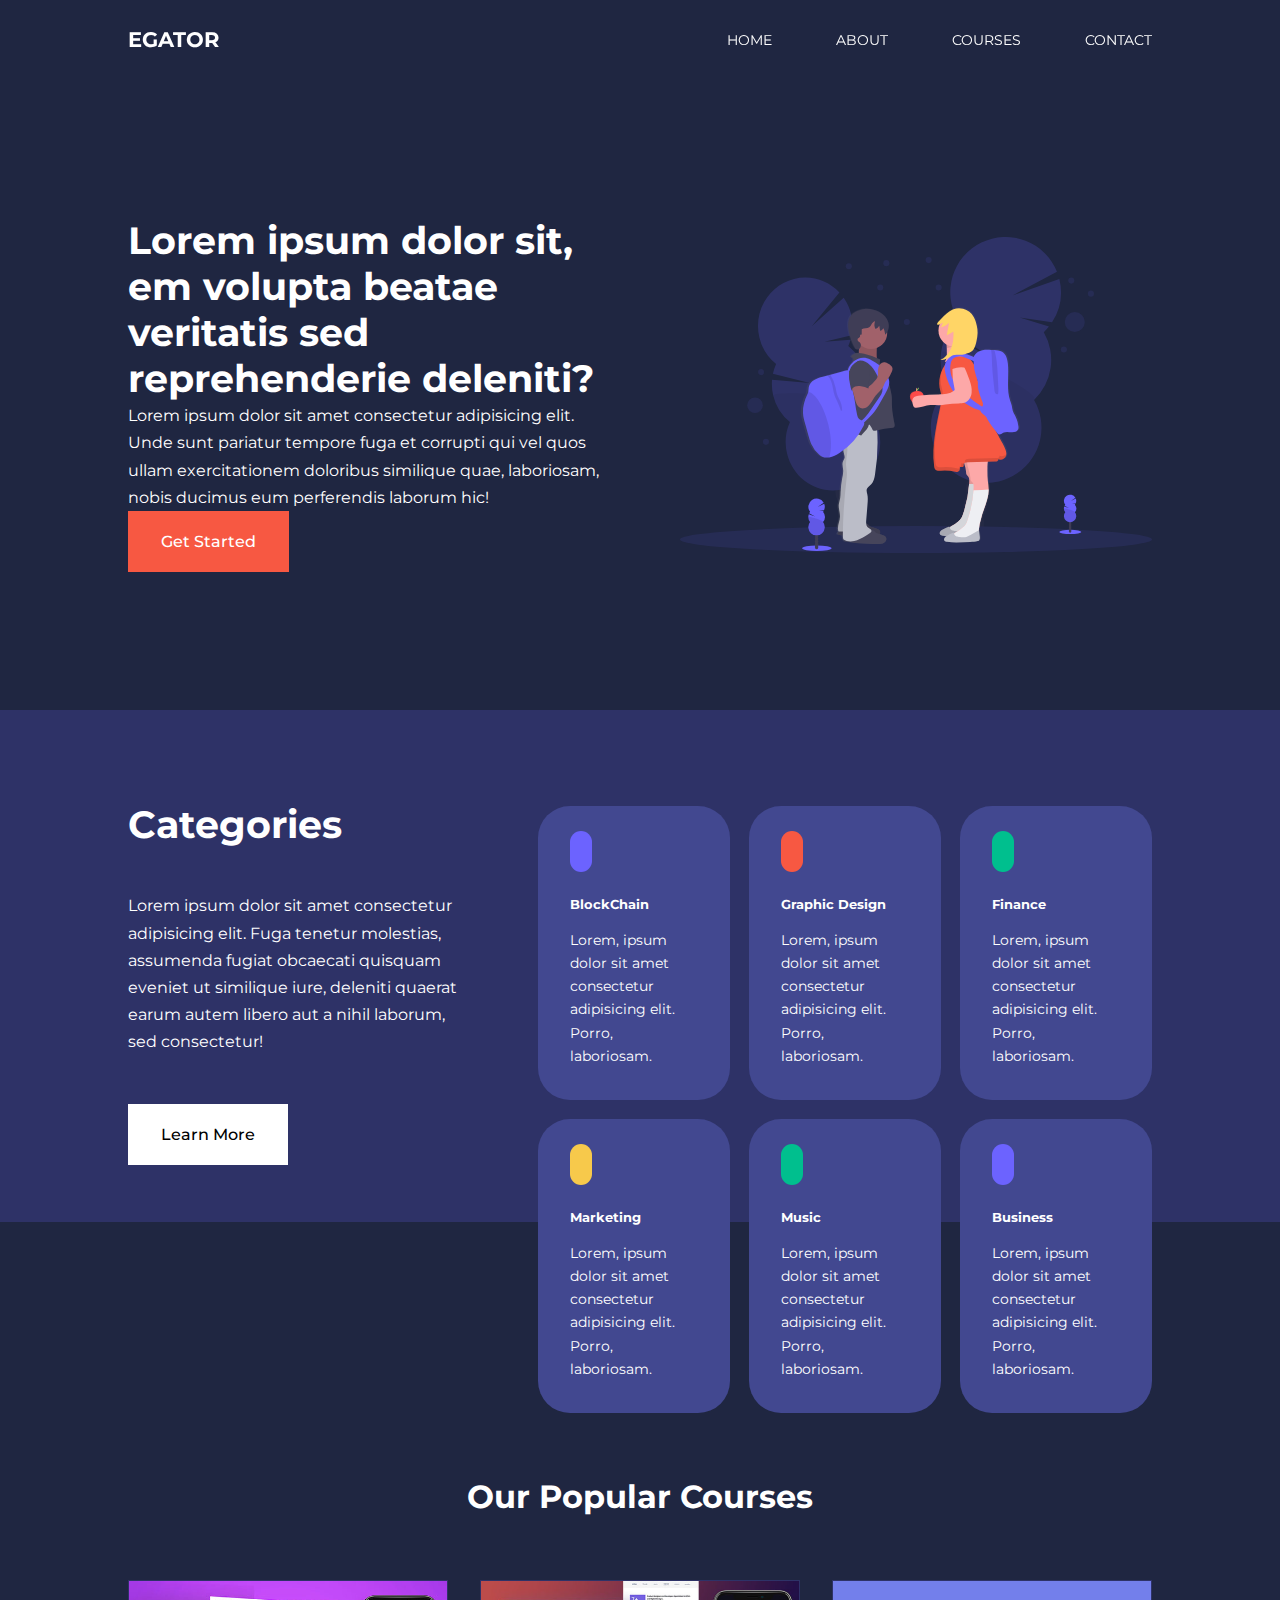
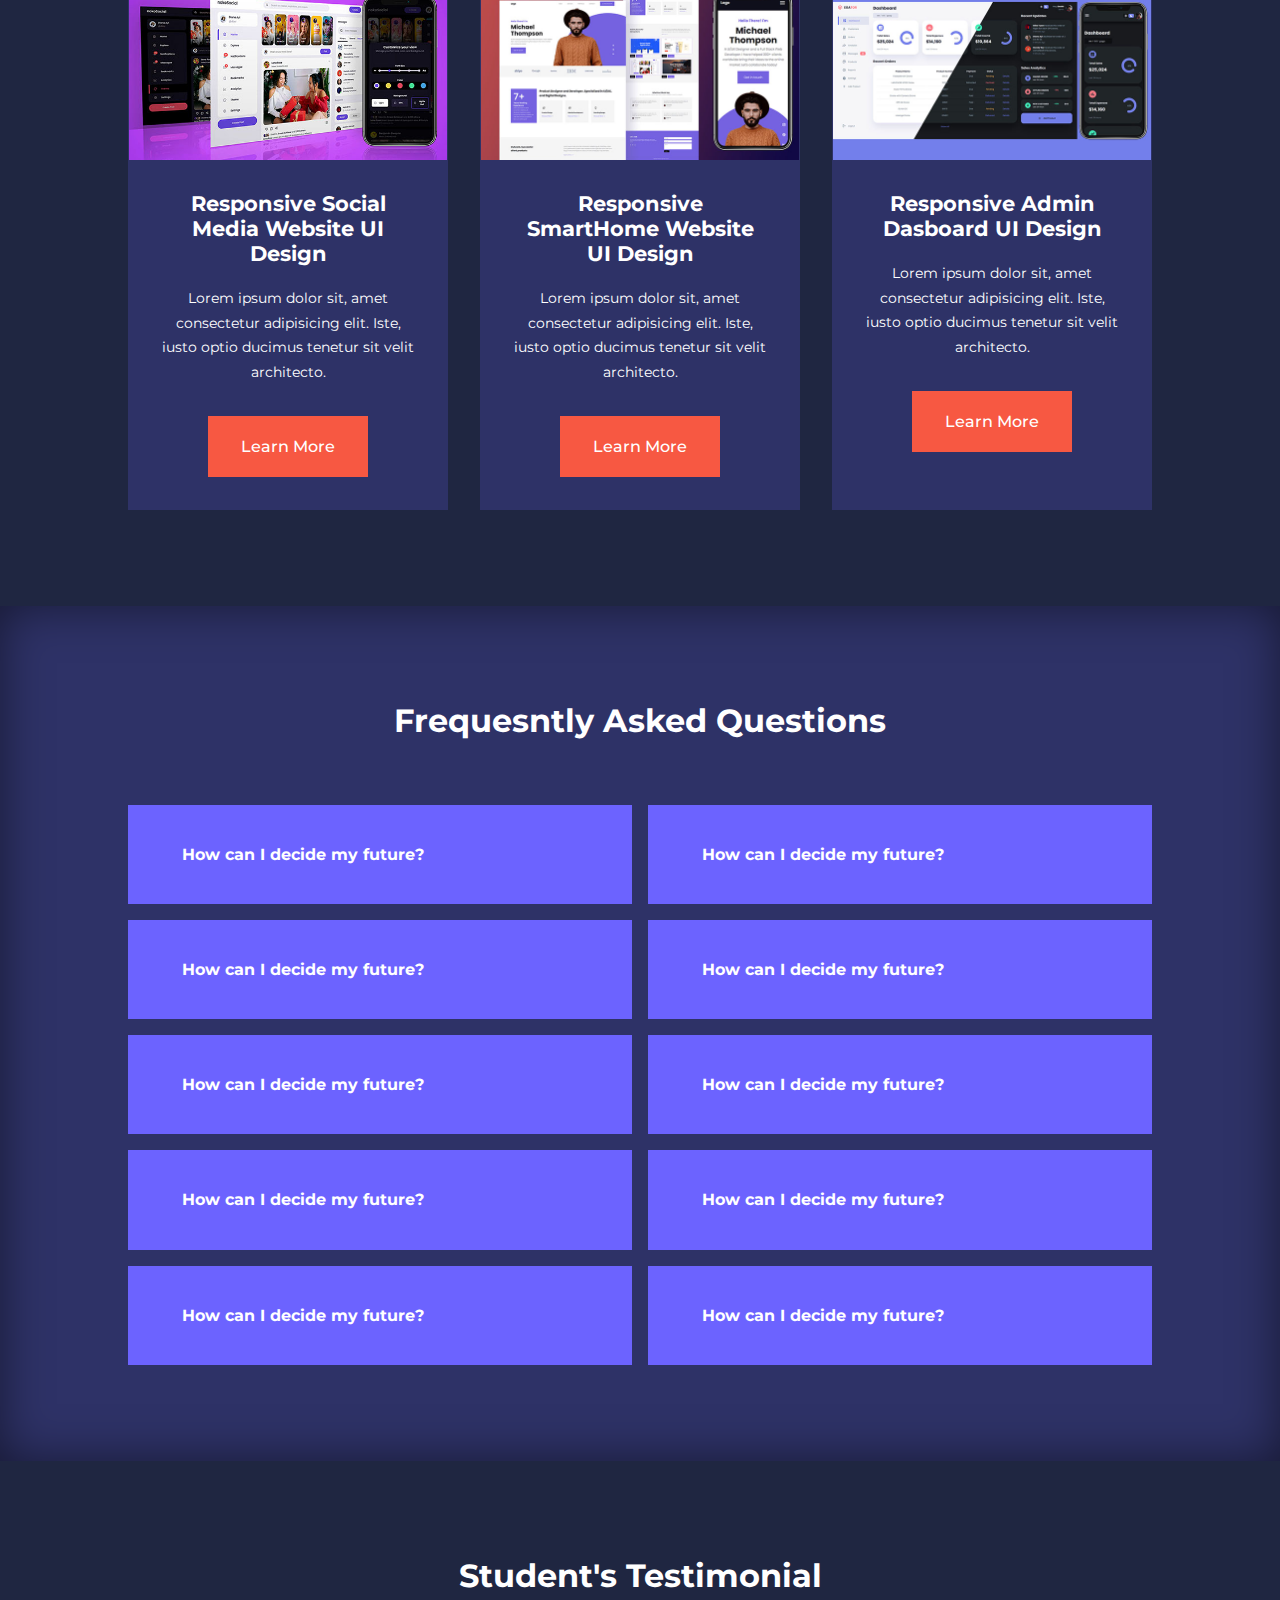
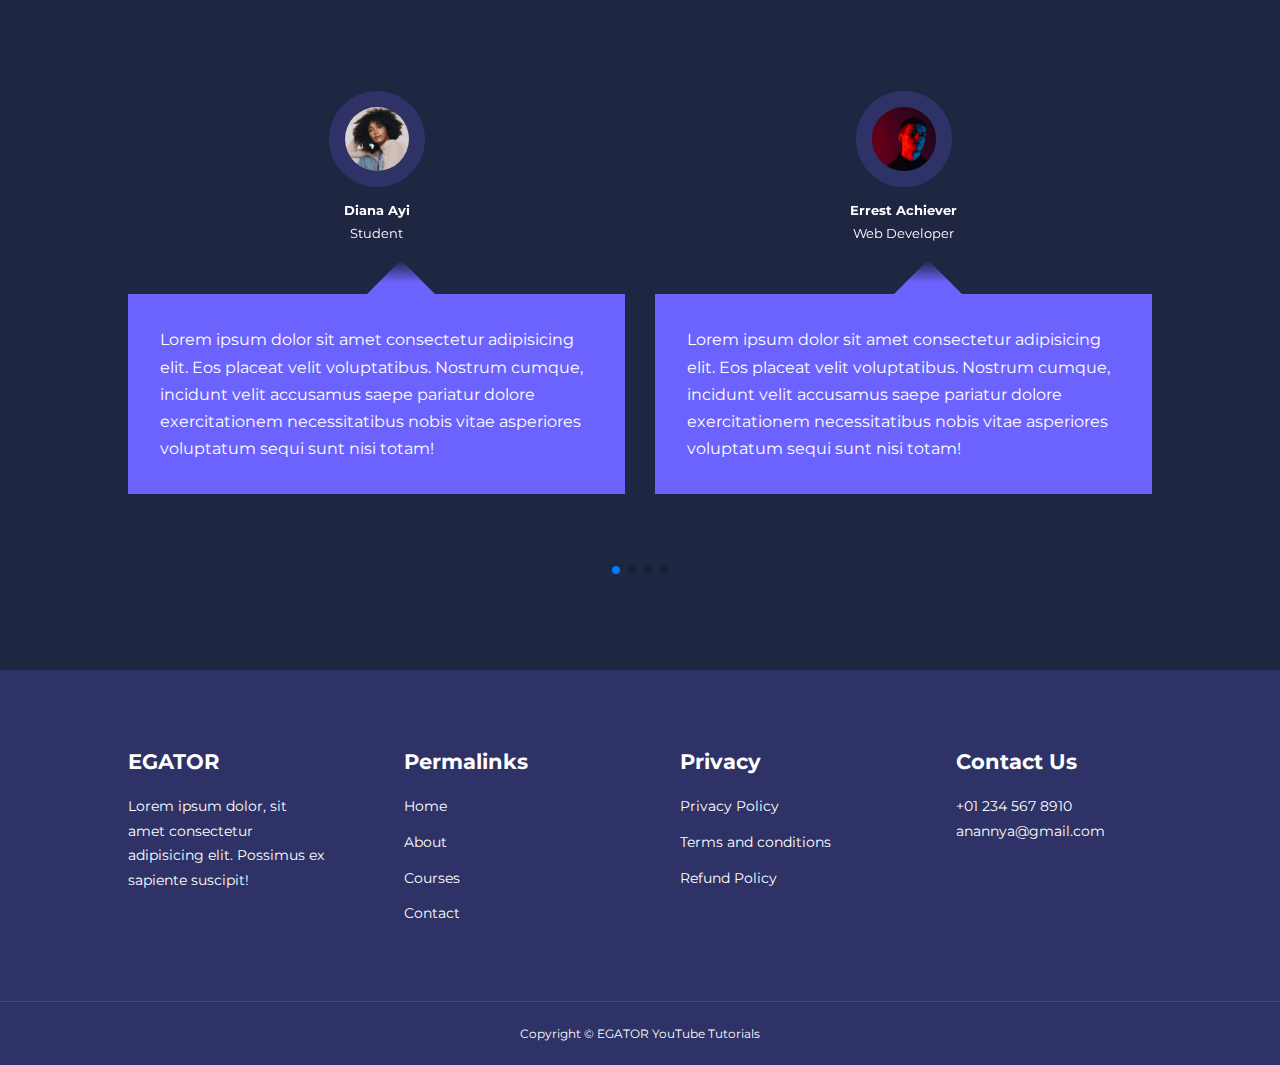
<file: index.html>
<!DOCTYPE html>
<html lang="en">
<head>
    <meta charset="UTF-8">
    <meta name="viewport" content="width=device-width, initial-scale=1.0">
    <title>CHJS Project
    </title>
    <link rel="preconnect" href="https://fonts.googleapis.com">
    <link rel="preconnect" href="https://fonts.gstatic.com" crossorigin>
    <link href="https://fonts.googleapis.com/css2?family=Montserrat:ital,wght@0,300;0,400;0,500;0,600;0,700;0,900;1,800&display=swap" rel="stylesheet">
    <link rel="stylesheet" href="https://unicons.iconscout.com/release/v2.1.6/css/unicons.css">
    <link rel="stylesheet" href="./css/style.css">
    <link rel="stylesheet" href="https://cdn.jsdelivr.net/npm/swiper@9/swiper-bundle.min.css"/>
</head>
<body>
    <nav>
        <div class="container nav__container">
        <a href="./index.html"><h4>EGATOR</h4></a>
        <ul class="nav__menu">
            <li><a href="index.html">HOME</a></li>
            <li><a href="about.html">ABOUT</a></li>
            <li><a href="courses.html">COURSES</a></li>
            <li><a href="contact.html">CONTACT</a></li>
        </ul>
        <button id="open-menu-btn"><i class="uil uil-bars"></i></button>
        <button id="close-menu-btn"><i class="uil uil-times-square"></i></button>
    </div>
    </nav>
    <!-- ===== END OF THE NAVBAR ====== -->

    <header>
        <div class="container header__container">

            <div class="header__left">
                <h1>Lorem ipsum dolor sit, em volupta beatae veritatis sed reprehenderie deleniti?</h1>
                <p>
                    Lorem ipsum dolor sit amet consectetur adipisicing elit. Unde sunt pariatur tempore fuga et corrupti qui vel quos ullam exercitationem doloribus similique quae, laboriosam, nobis ducimus eum perferendis laborum hic!
                </p>

                <a href="courses.html" class="btn btn-primary">Get Started</a>
            </div>

            <div class="header__right">
                <div class="header__right-image">
                    <img src="./images/header.svg" alt="">
                </div>
            </div>
        </div>
    </header>

    <!-- ===== END OF THE HEADER ====== -->


    <section class="categories">
        <div class="container categories__container">
            <div class="categories__left">
                <h1>Categories</h1>
                <p>Lorem ipsum dolor sit amet consectetur adipisicing elit. Fuga tenetur molestias, assumenda fugiat obcaecati quisquam eveniet ut similique iure, deleniti quaerat earum autem libero aut a nihil laborum, sed consectetur!</p>
                
                <a href="3" class="btn">Learn More</a>
            </div>
            <div class="categories__right">
                <article class="category">
                    <span class="category__icon"><i class="uil uil-bitcoin-circle"></i></span>
                    <h5>BlockChain</h5>
                    <p>Lorem, ipsum dolor sit amet consectetur adipisicing elit. Porro, laboriosam.</p>
                </article>

                <article class="category">
                    <span class="category__icon"><i class="uil uil-brush-alt"></i></span>
                    <h5>Graphic Design</h5>
                    <p>Lorem, ipsum dolor sit amet consectetur adipisicing elit. Porro, laboriosam.</p>
                </article>

                <article class="category">
                    <span class="category__icon"><i class="uil uil-dollar-alt"></i></span>
                    <h5>Finance</h5>
                    <p>Lorem, ipsum dolor sit amet consectetur adipisicing elit. Porro, laboriosam.</p>
                </article>

                <article class="category">
                    <span class="category__icon"><i class="uil uil-comparison"></i></i></span>
                    <h5>Marketing</h5>
                    <p>Lorem, ipsum dolor sit amet consectetur adipisicing elit. Porro, laboriosam.</p>
                </article>

                <article class="category">
                    <span class="category__icon"><i class="uil uil-music"></i></span>
                    <h5>Music</h5>
                    <p>Lorem, ipsum dolor sit amet consectetur adipisicing elit. Porro, laboriosam.</p>
                </article>

                <article class="category">
                    <span class="category__icon"><i class="uil uil-sitemap"></i></span>
                    <h5>Business</h5>
                    <p>Lorem, ipsum dolor sit amet consectetur adipisicing elit. Porro, laboriosam.</p>
                </article>
            </div>
        </div>
    </section>

    <!-- ===== END OF THE CATEGORIES ====== -->

    <section class="courses">
        <h2>Our Popular Courses</h2>
        <div class="container courses__container">
            <article class="course">
                <div class="course__image">
                    <img src="./images/course1.jpg">
                </div>
                <div class="course__info">
                    <h4>Responsive Social Media Website UI Design</h4>
                    <p>Lorem ipsum dolor sit, amet consectetur adipisicing elit. Iste, iusto optio ducimus tenetur sit velit architecto.</p>
                    <a href="courses.html" class="btn btn-primary">Learn More</a></div>
            </article>

            <article class="course">
                <div class="course__image">
                    <img src="./images/course2.jpg">
                </div>
               <div class="course__info"> <h4>Responsive SmartHome Website UI Design</h4>
                <p>Lorem ipsum dolor sit, amet consectetur adipisicing elit. Iste, iusto optio ducimus tenetur sit velit architecto.</p>
                <a href="courses.html" class="btn btn-primary">Learn More</a></div>
            </article>

            <article class="course">
                <div class="course__image">
                    <img src="./images/course3.jpg">
                </div>
                <div class="course__info"><h4>Responsive Admin Dasboard UI Design</h4>
                    <p>Lorem ipsum dolor sit, amet consectetur adipisicing elit. Iste, iusto optio ducimus tenetur sit velit architecto.</p>
                    <a href="courses.html" class="btn btn-primary">Learn More</a></div>
            </article>
        </div>
    </section>

        <!-- ===== END OF THE COURSES ====== -->


    <section class="faqs">
        <h2>Frequesntly Asked Questions</h2>
        <div class="container faqs__container">
            <article class="faq">
                <div class="faq__icon"><i class="uil uil-plus"></i></div>
                <div class="question__answer">
                    <h4>How can I decide my future?</h4>
                    <p>Lorem ipsum dolor sit amet consectetur adipisicing elit. Impedit quae et distinctio, dolores facere nisi sed nemo omnis minus natus!</p>
                </div>
            </article>

            <article class="faq">
                <div class="faq__icon"><i class="uil uil-plus"></i></div>
                <div class="question__answer">
                    <h4>How can I decide my future?</h4>
                    <p>Lorem ipsum dolor sit amet consectetur adipisicing elit. Impedit quae et distinctio, dolores facere nisi sed nemo omnis minus natus!</p>
                </div>
            </article>

            <article class="faq">
                <div class="faq__icon"><i class="uil uil-plus"></i></div>
                <div class="question__answer">
                    <h4>How can I decide my future?</h4>
                    <p>Lorem ipsum dolor sit amet consectetur adipisicing elit. Impedit quae et distinctio, dolores facere nisi sed nemo omnis minus natus!</p>
                </div>
            </article>

            <article class="faq">
                <div class="faq__icon"><i class="uil uil-plus"></i></div>
                <div class="question__answer">
                    <h4>How can I decide my future?</h4>
                    <p>Lorem ipsum dolor sit amet consectetur adipisicing elit. Impedit quae et distinctio, dolores facere nisi sed nemo omnis minus natus!</p>
                </div>
            </article>

            <article class="faq">
                <div class="faq__icon"><i class="uil uil-plus"></i></div>
                <div class="question__answer">
                    <h4>How can I decide my future?</h4>
                    <p>Lorem ipsum dolor sit amet consectetur adipisicing elit. Impedit quae et distinctio, dolores facere nisi sed nemo omnis minus natus!</p>
                </div>
            </article>

            <article class="faq">
                <div class="faq__icon"><i class="uil uil-plus"></i></div>
                <div class="question__answer">
                    <h4>How can I decide my future?</h4>
                    <p>Lorem ipsum dolor sit amet consectetur adipisicing elit. Impedit quae et distinctio, dolores facere nisi sed nemo omnis minus natus!</p>
                </div>
            </article>

            <article class="faq">
                <div class="faq__icon"><i class="uil uil-plus"></i></div>
                <div class="question__answer">
                    <h4>How can I decide my future?</h4>
                    <p>Lorem ipsum dolor sit amet consectetur adipisicing elit. Impedit quae et distinctio, dolores facere nisi sed nemo omnis minus natus!</p>
                </div>
            </article>

            <article class="faq">
                <div class="faq__icon"><i class="uil uil-plus"></i></div>
                <div class="question__answer">
                    <h4>How can I decide my future?</h4>
                    <p>Lorem ipsum dolor sit amet consectetur adipisicing elit. Impedit quae et distinctio, dolores facere nisi sed nemo omnis minus natus!</p>
                </div>
            </article>

            <article class="faq">
                <div class="faq__icon"><i class="uil uil-plus"></i></div>
                <div class="question__answer">
                    <h4>How can I decide my future?</h4>
                    <p>Lorem ipsum dolor sit amet consectetur adipisicing elit. Impedit quae et distinctio, dolores facere nisi sed nemo omnis minus natus!</p>
                </div>
            </article>

            <article class="faq">
                <div class="faq__icon"><i class="uil uil-plus"></i></div>
                <div class="question__answer">
                    <h4>How can I decide my future?</h4>
                    <p>Lorem ipsum dolor sit amet consectetur adipisicing elit. Impedit quae et distinctio, dolores facere nisi sed nemo omnis minus natus!</p>
                </div>
            </article>
        </div>
    </section>

            <!-- ===== END OF THE FAQs ====== -->

          <section class="container testimonials__container mySwiper">
            <h2>Student's Testimonial</h2>
            <div class="swiper-wrapper">
                <article class="testimonial swiper-slide">
                    <div class="avatar">
                        <img src="images/avatar1.jpg" alt="">
                    </div>
                        <div class="testimonial__info">
                            <h5>Diana Ayi</h5>
                        <small>Student</small>
                        </div>
                        <div class="testimonial__body">
                            <p>
                                Lorem ipsum dolor sit amet consectetur adipisicing elit. Eos placeat velit voluptatibus. Nostrum cumque, incidunt velit accusamus saepe pariatur dolore exercitationem necessitatibus nobis vitae asperiores voluptatum sequi sunt nisi totam!
                            </p>
                        </div>
                </article>

                <article class="testimonial swiper-slide">
                    <div class="avatar">
                        <img src="images/avatar2.jpg" alt="">
                    </div>
                    <div class="testimonial__info">
                        <h5>Errest Achiever</h5>
                        <small>Web Developer</small>
                    </div>
                        
                        <div class="testimonial__body">
                            <p>
                                Lorem ipsum dolor sit amet consectetur adipisicing elit. Eos placeat velit voluptatibus. Nostrum cumque, incidunt velit accusamus saepe pariatur dolore exercitationem necessitatibus nobis vitae asperiores voluptatum sequi sunt nisi totam!
                            </p>
                        </div>
                </article>

                <article class="testimonial swiper-slide">
                    <div class="avatar">
                        <img src="images/avatar3.jpg" alt="">
                    </div>
                    <div class="testimonial__info">
                        <h5>Edem Quist</h5>
                        <small>Student</small> 
                    </div>
                        <div class="testimonial__body">
                            <p>
                                Lorem ipsum dolor sit amet consectetur adipisicing elit. Eos placeat velit voluptatibus. Nostrum cumque, incidunt velit accusamus saepe pariatur dolore exercitationem necessitatibus nobis vitae asperiores voluptatum sequi sunt nisi totam!
                            </p>
                        </div>
                </article>

                <article class="testimonial swiper-slide">
                    <div class="avatar">
                        <img src="images/avatar4.jpg" alt="">
                    </div>
                    <div class="testimonial__info">
                        <h5>Hajia Bintu</h5>
                        <small>Student</small> 
                    </div>
                        <div class="testimonial__body">
                            <p>
                                Lorem ipsum dolor sit amet consectetur adipisicing elit. Eos placeat velit voluptatibus. Nostrum cumque, incidunt velit accusamus saepe pariatur dolore exercitationem necessitatibus nobis vitae asperiores voluptatum sequi sunt nisi totam!
                            </p>
                        </div>
                </article>

                <article class="testimonial swiper-slide">
                    <div class="avatar">
                        <img src="images/avatar5.jpg" alt="">
                    </div>
                    <div class="testimonial__info">
                        <h5>Selena Gomez</h5>
                        <small>Developer</small> 
                    </div>
                        <div class="testimonial__body">
                            <p>
                                Lorem ipsum dolor sit amet consectetur adipisicing elit. Eos placeat velit voluptatibus. Nostrum cumque, incidunt velit accusamus saepe pariatur dolore exercitationem necessitatibus nobis vitae asperiores voluptatum sequi sunt nisi totam!
                            </p>
                        </div>
                </article>

            </div>
            <div class="swiper-pagination"></div>
          </section>  

          <!-- ===== END OF THE TESTIMONIALS ====== -->

          <footer>
            <div class="container footer__container">
                <div class="footer__1">
                    <a href="index.html" class="footer__logo"><h4>EGATOR</h4></a>
                    <p>Lorem ipsum dolor, sit amet consectetur adipisicing elit. Possimus ex sapiente suscipit!</p>
                </div>

                <div class="footer__2">
                    <h4>Permalinks</h4>
                    <ul class="permalinks">
                        <li><a href="index.html">Home</a></li>
                        <li><a href="about.html">About</a></li>
                        <li><a href="courses.html">Courses</a></li>
                        <li><a href="contact.html">Contact</a></li>
                    </ul>
                </div>

                <div class="footer__3">
                    <h4>Privacy</h4>
                    <ul class="permalinks">
                        <li><a href="a">Privacy Policy</a></li>
                        <li><a href="a">Terms and conditions</a></li>
                        <li><a href="a">Refund Policy</a></li>
                    </ul>
                </div>

                <div class="footer__4">
                    <h4>Contact Us</h4>
                    <div>
                        <p>+01 234 567 8910</p>
                        <p>anannya@gmail.com</p>
                    </div>

                    <ul class="footer__socials">
                        <li>
                            <a href="#"><i class="uil uil-facebook-f"></i></a>
                        </li>
                        <li>
                            <a href="#"><i class="uil uil-instagram-alt"></i></a>
                        </li>
                        <li>
                            <a href="#"><i class="uil uil-twitter"></i></a>
                        </li>
                        <li>
                            <a href="#"><i class="uil uil-linkedin-alt"></i></a>
                        </li>
                    </ul>
                </div>
            </div>
            <div class="footer__copyright">
                <small>Copyright &copy; EGATOR YouTube Tutorials</small>
            </div>
          </footer>

                    <!-- ===== END OF THE FOOTER ====== -->

                    

    <script src="https://cdn.jsdelivr.net/npm/swiper@9/swiper-bundle.min.js"></script>
    <script src="./main.js"></script>
    

    <script>
        var swiper = new Swiper(".mySwiper", {
          slidesPerView: 1,
          spaceBetween: 30,
          pagination: {
            el: ".swiper-pagination",
            clickable: true,
          },

          breakpoints: {
            600: {
                slidesPerView: 2
            }
          }
        });
    </script>

</body>
</html>
</file>
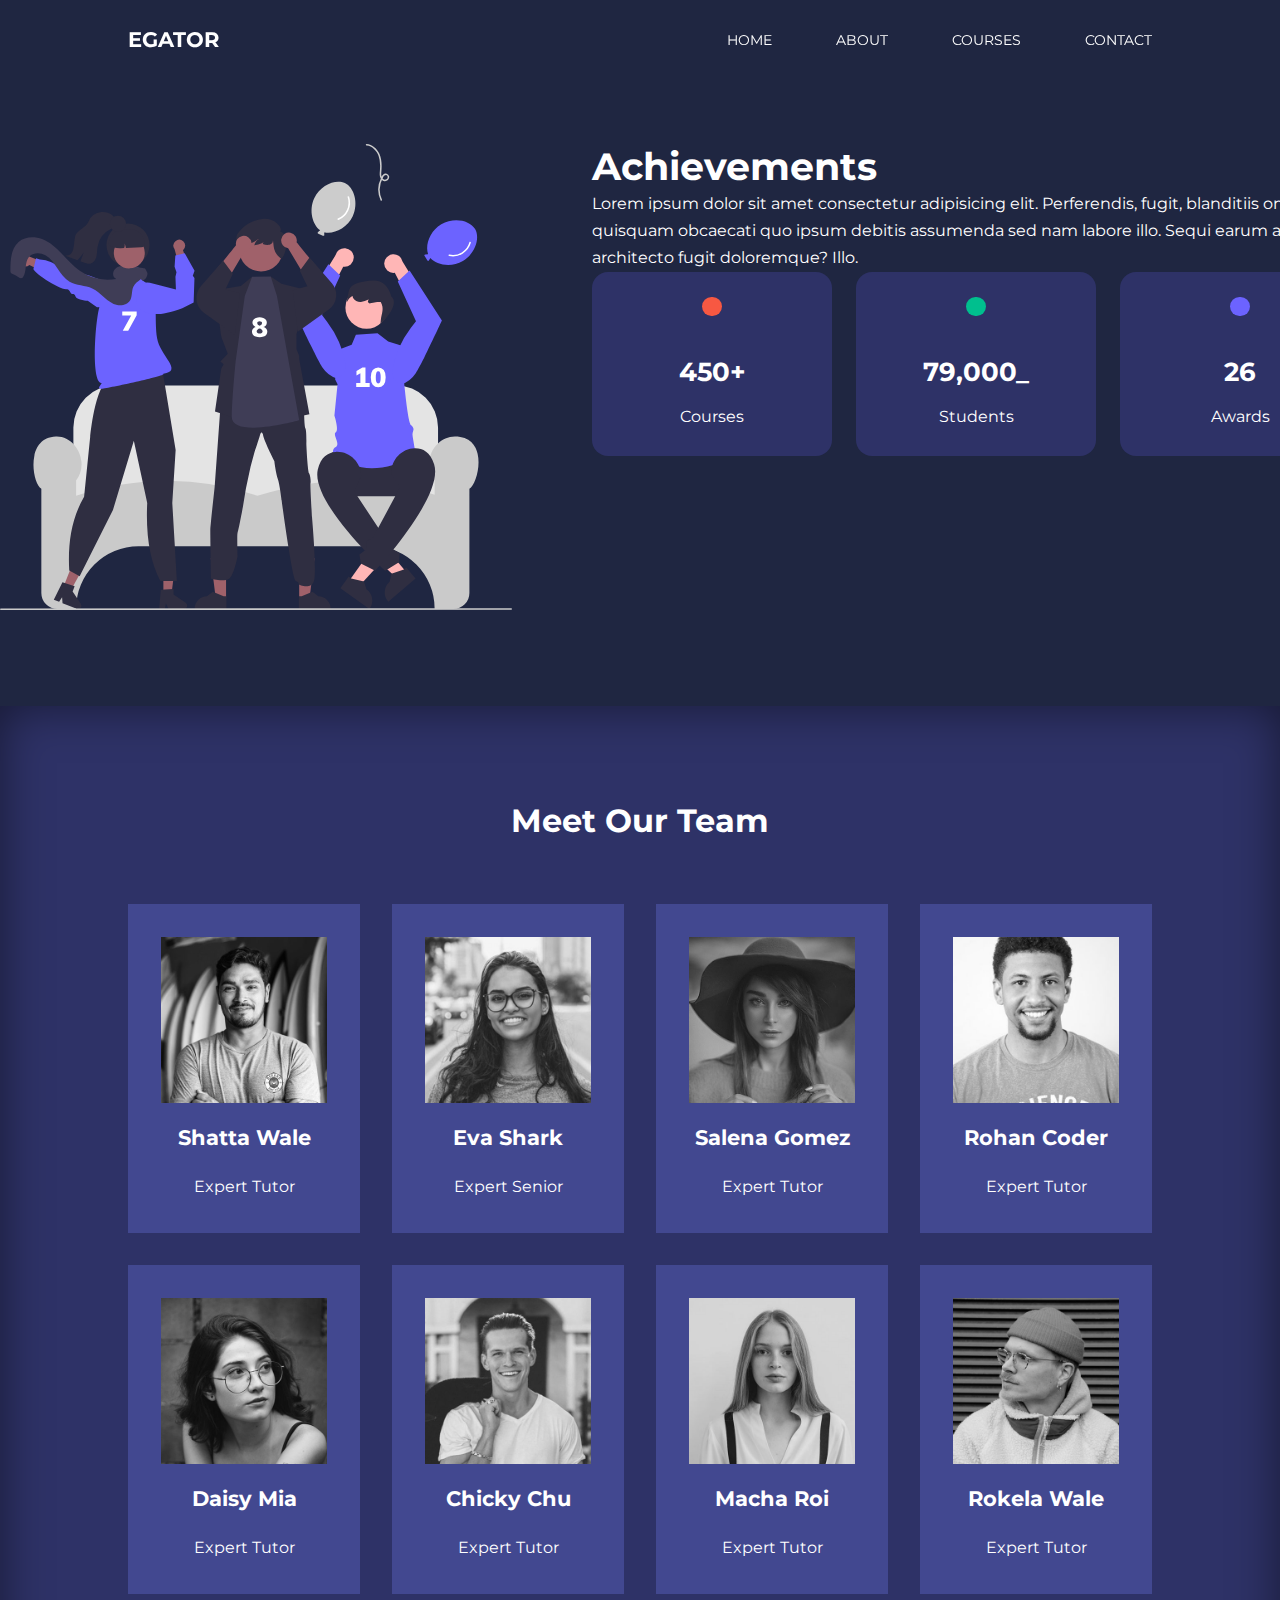
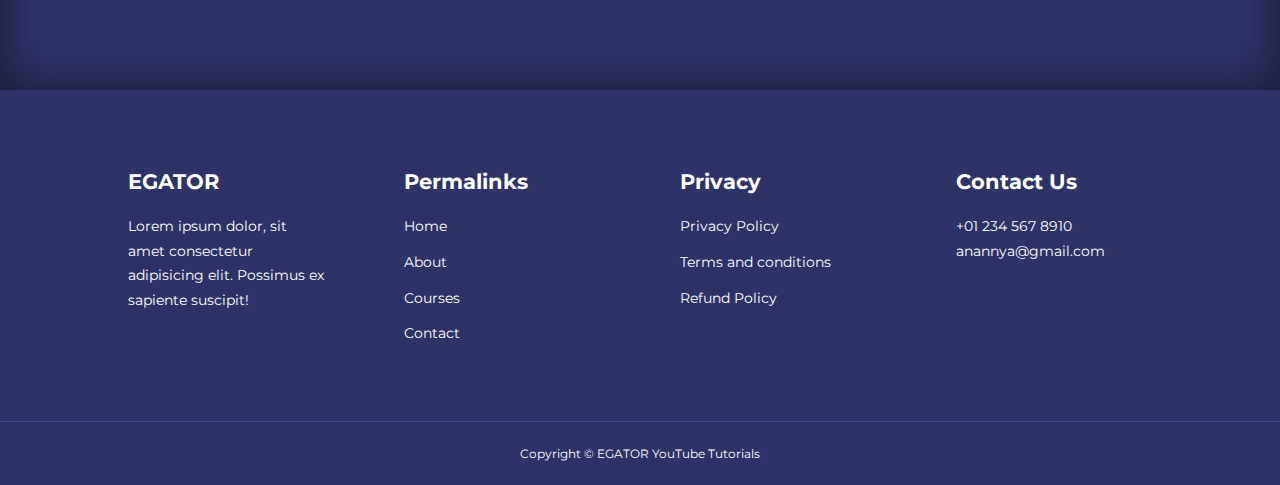
<file: about.html>
<!DOCTYPE html>
<html lang="en">
<head>
    <meta charset="UTF-8">
    <meta name="viewport" content="width=device-width, initial-scale=1.0">
    <title>CHJS Project
    </title>
    <link rel="preconnect" href="https://fonts.googleapis.com">
    <link rel="preconnect" href="https://fonts.gstatic.com" crossorigin>
    <link href="https://fonts.googleapis.com/css2?family=Montserrat:ital,wght@0,300;0,400;0,500;0,600;0,700;0,900;1,800&display=swap" rel="stylesheet">
    <link rel="stylesheet" href="https://unicons.iconscout.com/release/v2.1.6/css/unicons.css">
    <link rel="stylesheet" href="./css/style.css">
    <link rel="stylesheet" href="./css/about.css">
</head>
<body>
    <nav>
        <div class="container nav__container">
        <a href="./index.html"><h4>EGATOR</h4></a>
        <ul class="nav__menu">
            <li><a href="index.html">HOME</a></li>
            <li><a href="about.html">ABOUT</a></li>
            <li><a href="courses.html">COURSES</a></li>
            <li><a href="contact.html">CONTACT</a></li>
        </ul>
        <button id="open-menu-btn"><i class="uil uil-bars"></i></button>
        <button id="close-menu-btn"><i class="uil uil-times-square"></i></button>
    </div>
    </nav>
    <!-- ===== END OF THE NAVBAR ====== -->

    <section class="about__achievements">
        <div class="conatiner about__achievements-container">
            <div class="about__achievements-left">
                <img src="./images/about achievements.svg" alt="">
            </div>
            
            <div class="about__achievements-right">
                <h1>Achievements</h1>
                <p>Lorem ipsum dolor sit amet consectetur adipisicing elit. Perferendis, fugit, blanditiis omnis velit quisquam obcaecati quo ipsum debitis assumenda sed nam labore illo. Sequi earum aliquid architecto fugit doloremque? Illo.</p>
                <div class="achievements__cards">
                    <article class="achievement__card">
                        <span class="achievements__icon"><i class="uil uil-video"></i></span>
                        <h3>450+</h3>
                        <p>Courses</p>
                    </article>

                    <article class="achievement__card">
                        <span class="achievements__icon"><i class="uil uil-users-alt"></i></span>
                        <h3>79,000_</h3>
                        <p>Students</p>
                    </article>

                    <article class="achievement__card">
                        <span class="achievements__icon"><i class="uil uil-award"></i></span>
                        <h3>26</h3>
                        <p>Awards</p>
                    </article>
                </div>
            </div>
        </div>
    </section>

    <section class="team">
        <h2>Meet Our Team</h2>
        <div class="container team__container">
            <article class="team__member">
                <div class="team__member-image">
                    <img src="./images/tm1.jpg" alt="">
                </div>
                <div class="team__member-info">
                    <h4>Shatta Wale</h4>
                    <p>Expert Tutor</p>
                </div>
                <div class="team__member-socials">
                    <a href="https://instagram.com" target="_blank"><i class="uil uil-instagram"></i></a>
                    <a href="https://twitter.com" target="_blank"><i class="uil uil-twitter-alt"></i></a>
                    <a href="https://linkedin.com" target="_blank"><i class="uil uil-linkedin-alt"></i></a>
                </div>
            </article>

            <article class="team__member">
                <div class="team__member-image">
                    <img src="./images/tm2.jpg" alt="">
                </div>
                <div class="team__member-info">
                    <h4>Eva Shark</h4>
                    <p>Expert Senior</p>
                </div>
                <div class="team__member-socials">
                    <a href="https://instagram.com" target="_blank"><i class="uil uil-instagram"></i></a>
                    <a href="https://twitter.com" target="_blank"><i class="uil uil-twitter-alt"></i></a>
                    <a href="https://linkedin.com" target="_blank"><i class="uil uil-linkedin-alt"></i></a>
                </div>
            </article>

            <article class="team__member">
                <div class="team__member-image">
                    <img src="./images/tm3.jpg" alt="">
                </div>
                <div class="team__member-info">
                    <h4>Salena Gomez</h4>
                    <p>Expert Tutor</p>
                </div>
                <div class="team__member-socials">
                    <a href="https://instagram.com" target="_blank"><i class="uil uil-instagram"></i></a>
                    <a href="https://twitter.com" target="_blank"><i class="uil uil-twitter-alt"></i></a>
                    <a href="https://linkedin.com" target="_blank"><i class="uil uil-linkedin-alt"></i></a>
                </div>
            </article>

            <article class="team__member">
                <div class="team__member-image">
                    <img src="./images/tm4.jpg" alt="">
                </div>
                <div class="team__member-info">
                    <h4>Rohan Coder</h4>
                    <p>Expert Tutor</p>
                </div>
                <div class="team__member-socials">
                    <a href="https://instagram.com" target="_blank"><i class="uil uil-instagram"></i></a>
                    <a href="https://twitter.com" target="_blank"><i class="uil uil-twitter-alt"></i></a>
                    <a href="https://linkedin.com" target="_blank"><i class="uil uil-linkedin-alt"></i></a>
                </div>
            </article>

            <article class="team__member">
                <div class="team__member-image">
                    <img src="./images/tm5.jpg" alt="">
                </div>
                <div class="team__member-info">
                    <h4>Daisy Mia</h4>
                    <p>Expert Tutor</p>
                </div>
                <div class="team__member-socials">
                    <a href="https://instagram.com" target="_blank"><i class="uil uil-instagram"></i></a>
                    <a href="https://twitter.com" target="_blank"><i class="uil uil-twitter-alt"></i></a>
                    <a href="https://linkedin.com" target="_blank"><i class="uil uil-linkedin-alt"></i></a>
                </div>
            </article>

            <article class="team__member">
                <div class="team__member-image">
                    <img src="./images/tm6.jpg" alt="">
                </div>
                <div class="team__member-info">
                    <h4>Chicky Chu</h4>
                    <p>Expert Tutor</p>
                </div>
                <div class="team__member-socials">
                    <a href="https://instagram.com" target="_blank"><i class="uil uil-instagram"></i></a>
                    <a href="https://twitter.com" target="_blank"><i class="uil uil-twitter-alt"></i></a>
                    <a href="https://linkedin.com" target="_blank"><i class="uil uil-linkedin-alt"></i></a>
                </div>
            </article>

            <article class="team__member">
                <div class="team__member-image">
                    <img src="./images/tm7.jpg" alt="">
                </div>
                <div class="team__member-info">
                    <h4>Macha Roi</h4>
                    <p>Expert Tutor</p>
                </div>
                <div class="team__member-socials">
                    <a href="https://instagram.com" target="_blank"><i class="uil uil-instagram"></i></a>
                    <a href="https://twitter.com" target="_blank"><i class="uil uil-twitter-alt"></i></a>
                    <a href="https://linkedin.com" target="_blank"><i class="uil uil-linkedin-alt"></i></a>
                </div>
            </article>

            <article class="team__member">
                <div class="team__member-image">
                    <img src="./images/tm8.jpg" alt="">
                </div>
                <div class="team__member-info">
                    <h4>Rokela Wale</h4>
                    <p>Expert Tutor</p>
                </div>
                <div class="team__member-socials">
                    <a href="https://instagram.com" target="_blank"><i class="uil uil-instagram"></i></a>
                    <a href="https://twitter.com" target="_blank"><i class="uil uil-twitter-alt"></i></a>
                    <a href="https://linkedin.com" target="_blank"><i class="uil uil-linkedin-alt"></i></a>
                </div>
            </article>
        </div>
    </section>



    
    <footer>
        <div class="container footer__container">
            <div class="footer__1">
                <a href="index.html" class="footer__logo"><h4>EGATOR</h4></a>
                <p>Lorem ipsum dolor, sit amet consectetur adipisicing elit. Possimus ex sapiente suscipit!</p>
            </div>

            <div class="footer__2">
                <h4>Permalinks</h4>
                <ul class="permalinks">
                    <li><a href="index.html">Home</a></li>
                    <li><a href="about.html">About</a></li>
                    <li><a href="courses.html">Courses</a></li>
                    <li><a href="contact.html">Contact</a></li>
                </ul>
            </div>

            <div class="footer__3">
                <h4>Privacy</h4>
                <ul class="permalinks">
                    <li><a href="a">Privacy Policy</a></li>
                    <li><a href="a">Terms and conditions</a></li>
                    <li><a href="a">Refund Policy</a></li>
                </ul>
            </div>

            <div class="footer__4">
                <h4>Contact Us</h4>
                <div>
                    <p>+01 234 567 8910</p>
                    <p>anannya@gmail.com</p>
                </div>

                <ul class="footer__socials">
                    <li>
                        <a href="#"><i class="uil uil-facebook-f"></i></a>
                    </li>
                    <li>
                        <a href="#"><i class="uil uil-instagram-alt"></i></a>
                    </li>
                    <li>
                        <a href="#"><i class="uil uil-twitter"></i></a>
                    </li>
                    <li>
                        <a href="#"><i class="uil uil-linkedin-alt"></i></a>
                    </li>
                </ul>
            </div>
        </div>
        <div class="footer__copyright">
            <small>Copyright &copy; EGATOR YouTube Tutorials</small>
        </div>
      </footer>

      <script src="./main.js"></script>
</file>
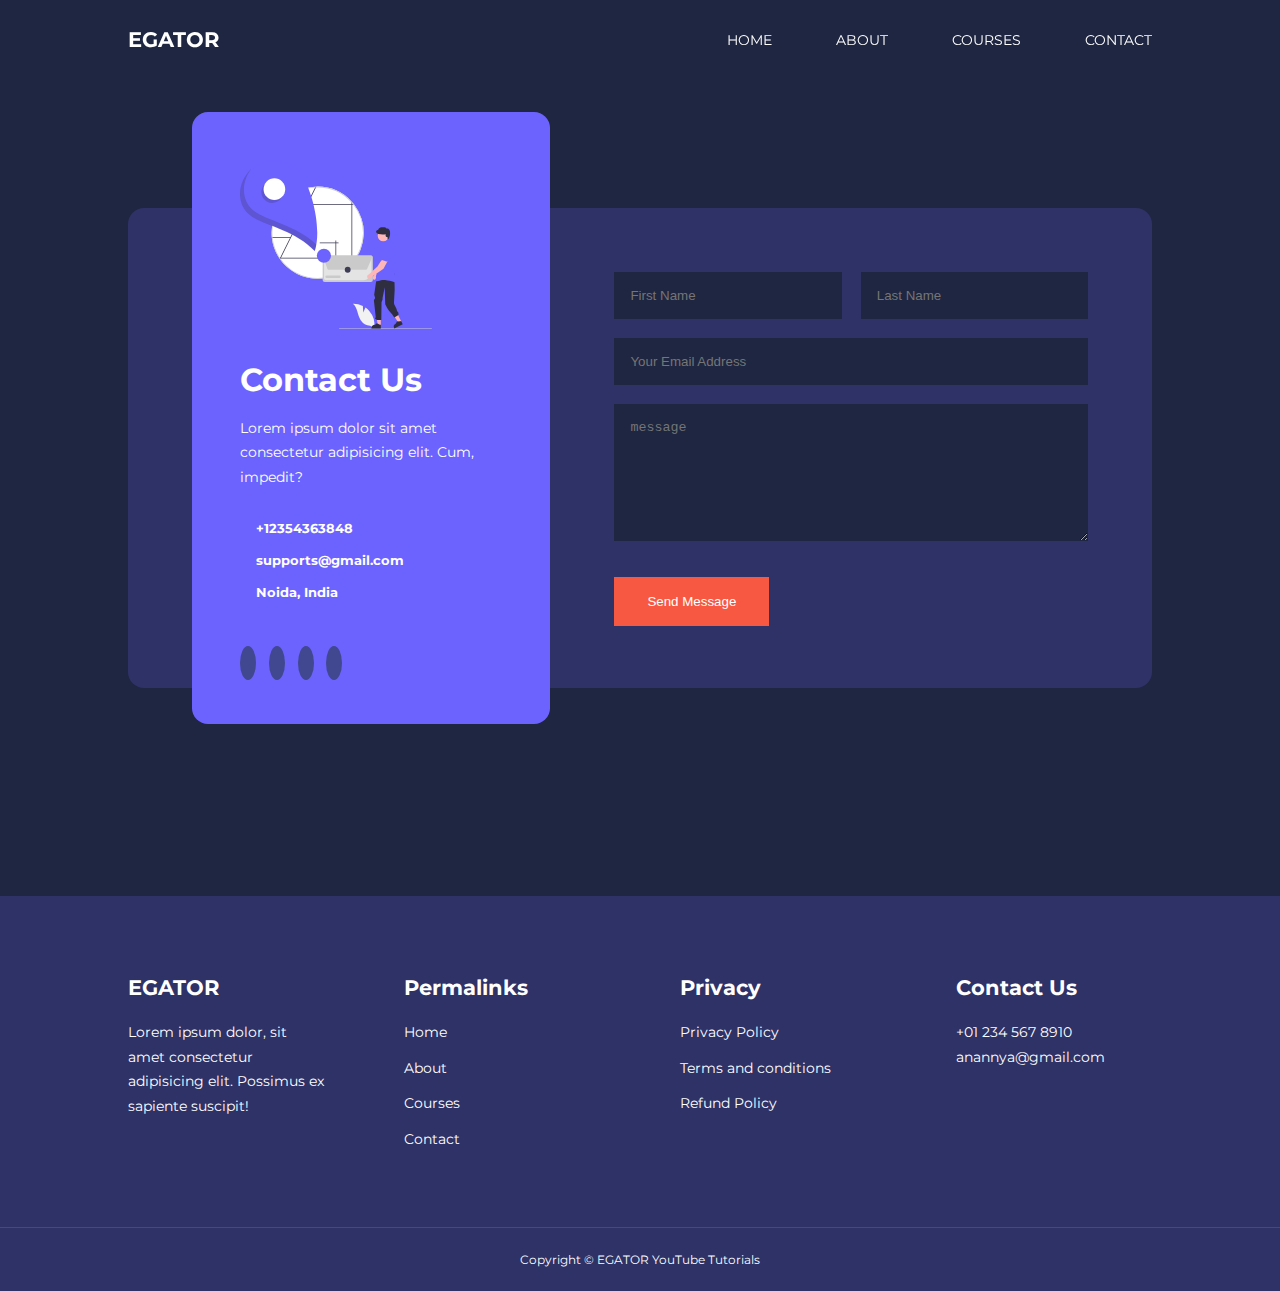
<file: contact.html>
<!DOCTYPE html>
<html lang="en">
<head>
    <meta charset="UTF-8">
    <meta name="viewport" content="width=device-width, initial-scale=1.0">
    <title>CHJS Project
    </title>
    <link rel="preconnect" href="https://fonts.googleapis.com">
    <link rel="preconnect" href="https://fonts.gstatic.com" crossorigin>
    <link href="https://fonts.googleapis.com/css2?family=Montserrat:ital,wght@0,300;0,400;0,500;0,600;0,700;0,900;1,800&display=swap" rel="stylesheet">
    <link rel="stylesheet" href="https://unicons.iconscout.com/release/v2.1.6/css/unicons.css">
    <link rel="stylesheet" href="./css/style.css">
    <link rel="stylesheet" href="./css/contact.css">
</head>
<body>
    <nav>
        <div class="container nav__container">
        <a href="./index.html"><h4>EGATOR</h4></a>
        <ul class="nav__menu">
            <li><a href="index.html">HOME</a></li>
            <li><a href="about.html">ABOUT</a></li>
            <li><a href="courses.html">COURSES</a></li>
            <li><a href="contact.html">CONTACT</a></li>
        </ul>
        <button id="open-menu-btn"><i class="uil uil-bars"></i></button>
        <button id="close-menu-btn"><i class="uil uil-times-square"></i></button>
    </div>
    </nav>

    <section class="contact">
        <div class="container contact__container">
            <aside class="contact__aside">
                <div class="aside__image">
                    <img src="./images/contact.svg" alt="">
                </div>
                <h2>Contact Us</h2>
                <p>Lorem ipsum dolor sit amet consectetur adipisicing elit. Cum, impedit?</p>
                <ul class="contact__details">
                    <li>
                        <i class="uil uil-phone-times"></i>
                        <h5>+12354363848</h5>
                    </li>
                    <li>
                        <i class="uil uil-envelope"></i>
                        <h5>supports@gmail.com</h5>
                    </li>
                    <li>
                        <i class="uil uil-location-point"></i>
                        <h5>Noida, India</h5>
                    </li>
                </ul>
                <ul class="contact__socials">
                    <li><a href="https://facebook.com"> <i class="uil uil-facebook"></i></a></li>
                    <li><a href="https://facebook.com"> <i class="uil uil-instagram"></i></a></li>
                    <li><a href="https://twitter.com"> <i class="uil uil-twitter-alt"></i></a></li>
                    <li><a href="https://linkedin.com"> <i class="uil uil-linkedin-alt"></i></a></li>
                </ul>
            </aside>

            <form action="https://formspree.io/f/maygwewk" method="POST" class="contact__form">
                <div class="form__name">
                    <input type="text" name="First Name" placeholder="First Name" required>
                    <input type="text" name="Last Name" placeholder="Last Name" required>
                </div>

                <input type="email" name="Email Address" placeholder="Your Email Address" required>
                <textarea name="Message" rows="7" placeholder="message" required></textarea>
                <button type="submit" class="btn btn-primary">Send Message</button>
            </form>
        </div>
    </section>

    <footer>
        <div class="container footer__container">
            <div class="footer__1">
                <a href="index.html" class="footer__logo"><h4>EGATOR</h4></a>
                <p>Lorem ipsum dolor, sit amet consectetur adipisicing elit. Possimus ex sapiente suscipit!</p>
            </div>

            <div class="footer__2">
                <h4>Permalinks</h4>
                <ul class="permalinks">
                    <li><a href="index.html">Home</a></li>
                    <li><a href="about.html">About</a></li>
                    <li><a href="courses.html">Courses</a></li>
                    <li><a href="contact.html">Contact</a></li>
                </ul>
            </div>

            <div class="footer__3">
                <h4>Privacy</h4>
                <ul class="permalinks">
                    <li><a href="a">Privacy Policy</a></li>
                    <li><a href="a">Terms and conditions</a></li>
                    <li><a href="a">Refund Policy</a></li>
                </ul>
            </div>

            <div class="footer__4">
                <h4>Contact Us</h4>
                <div>
                    <p>+01 234 567 8910</p>
                    <p>anannya@gmail.com</p>
                </div>

                <ul class="footer__socials">
                    <li>
                        <a href="#"><i class="uil uil-facebook-f"></i></a>
                    </li>
                    <li>
                        <a href="#"><i class="uil uil-instagram-alt"></i></a>
                    </li>
                    <li>
                        <a href="#"><i class="uil uil-twitter"></i></a>
                    </li>
                    <li>
                        <a href="#"><i class="uil uil-linkedin-alt"></i></a>
                    </li>
                </ul>
            </div>
        </div>
        <div class="footer__copyright">
            <small>Copyright &copy; EGATOR YouTube Tutorials</small>
        </div>
      </footer>
</file>
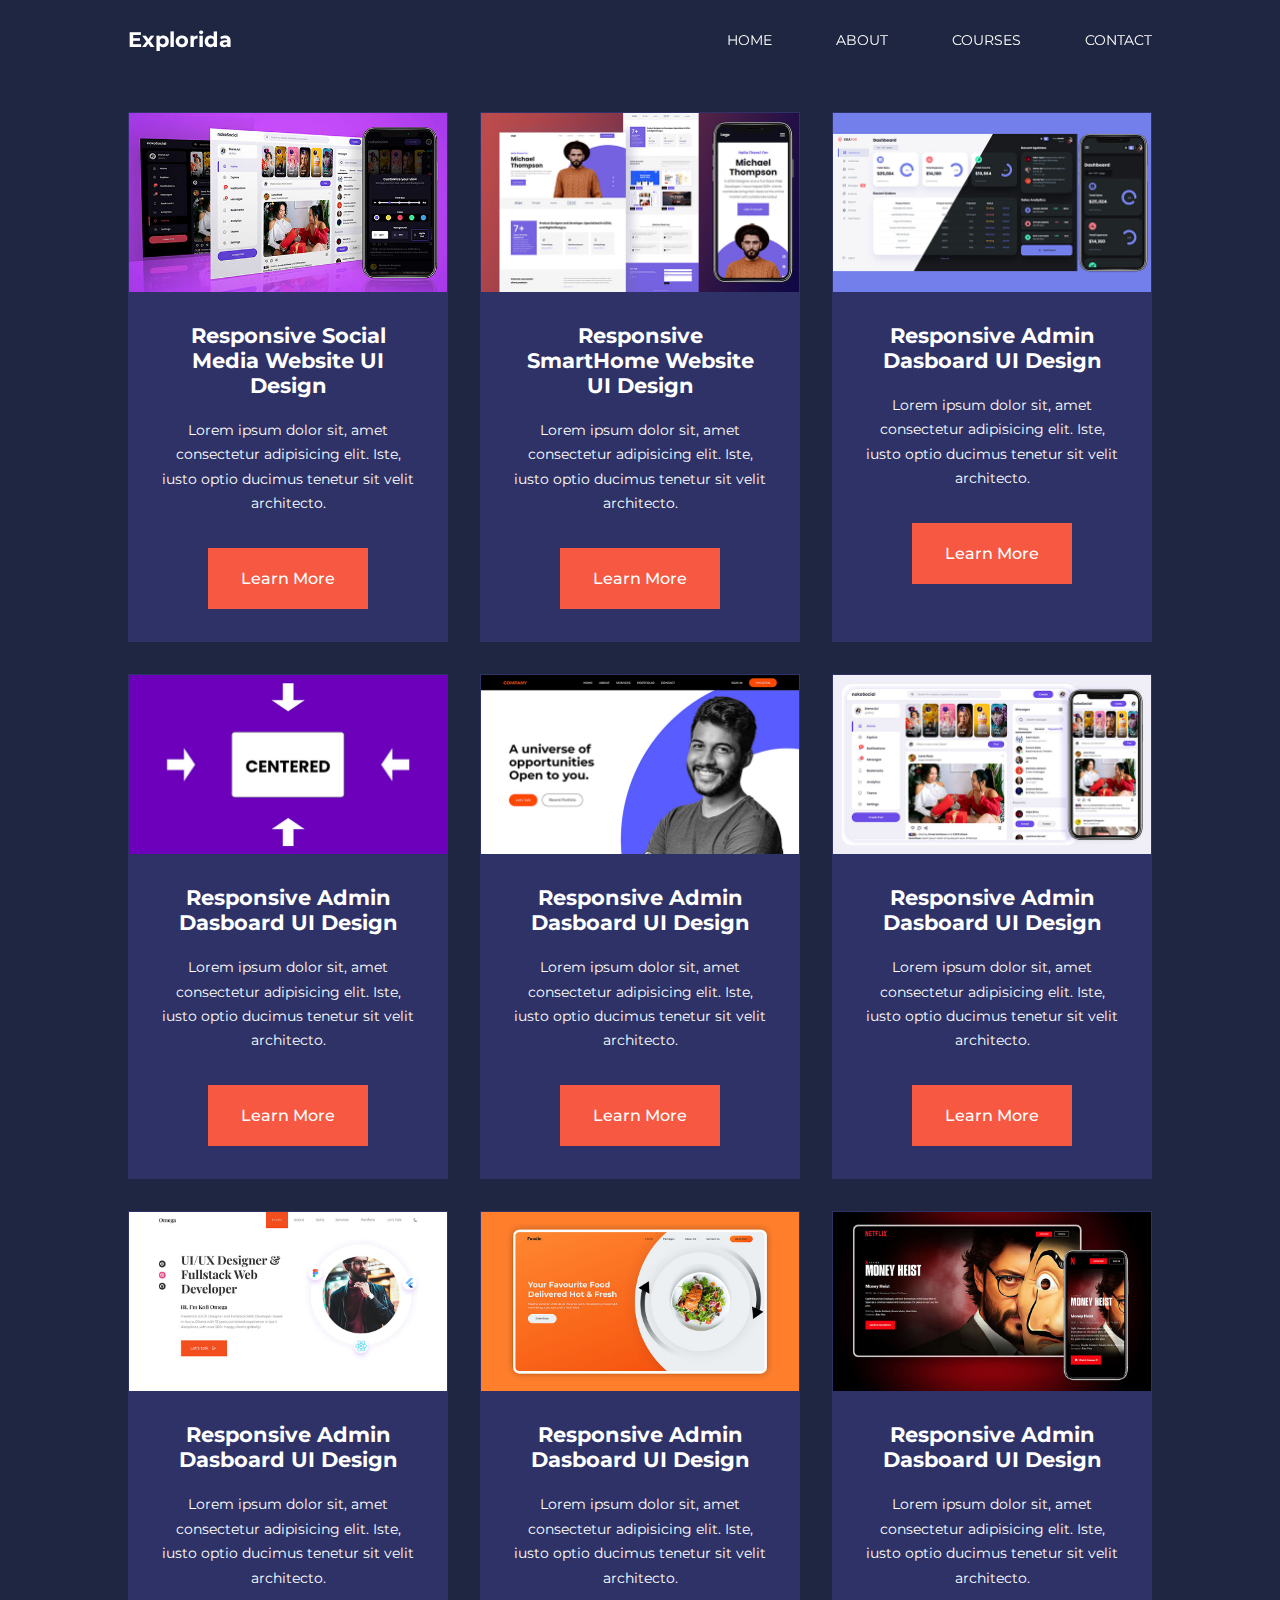
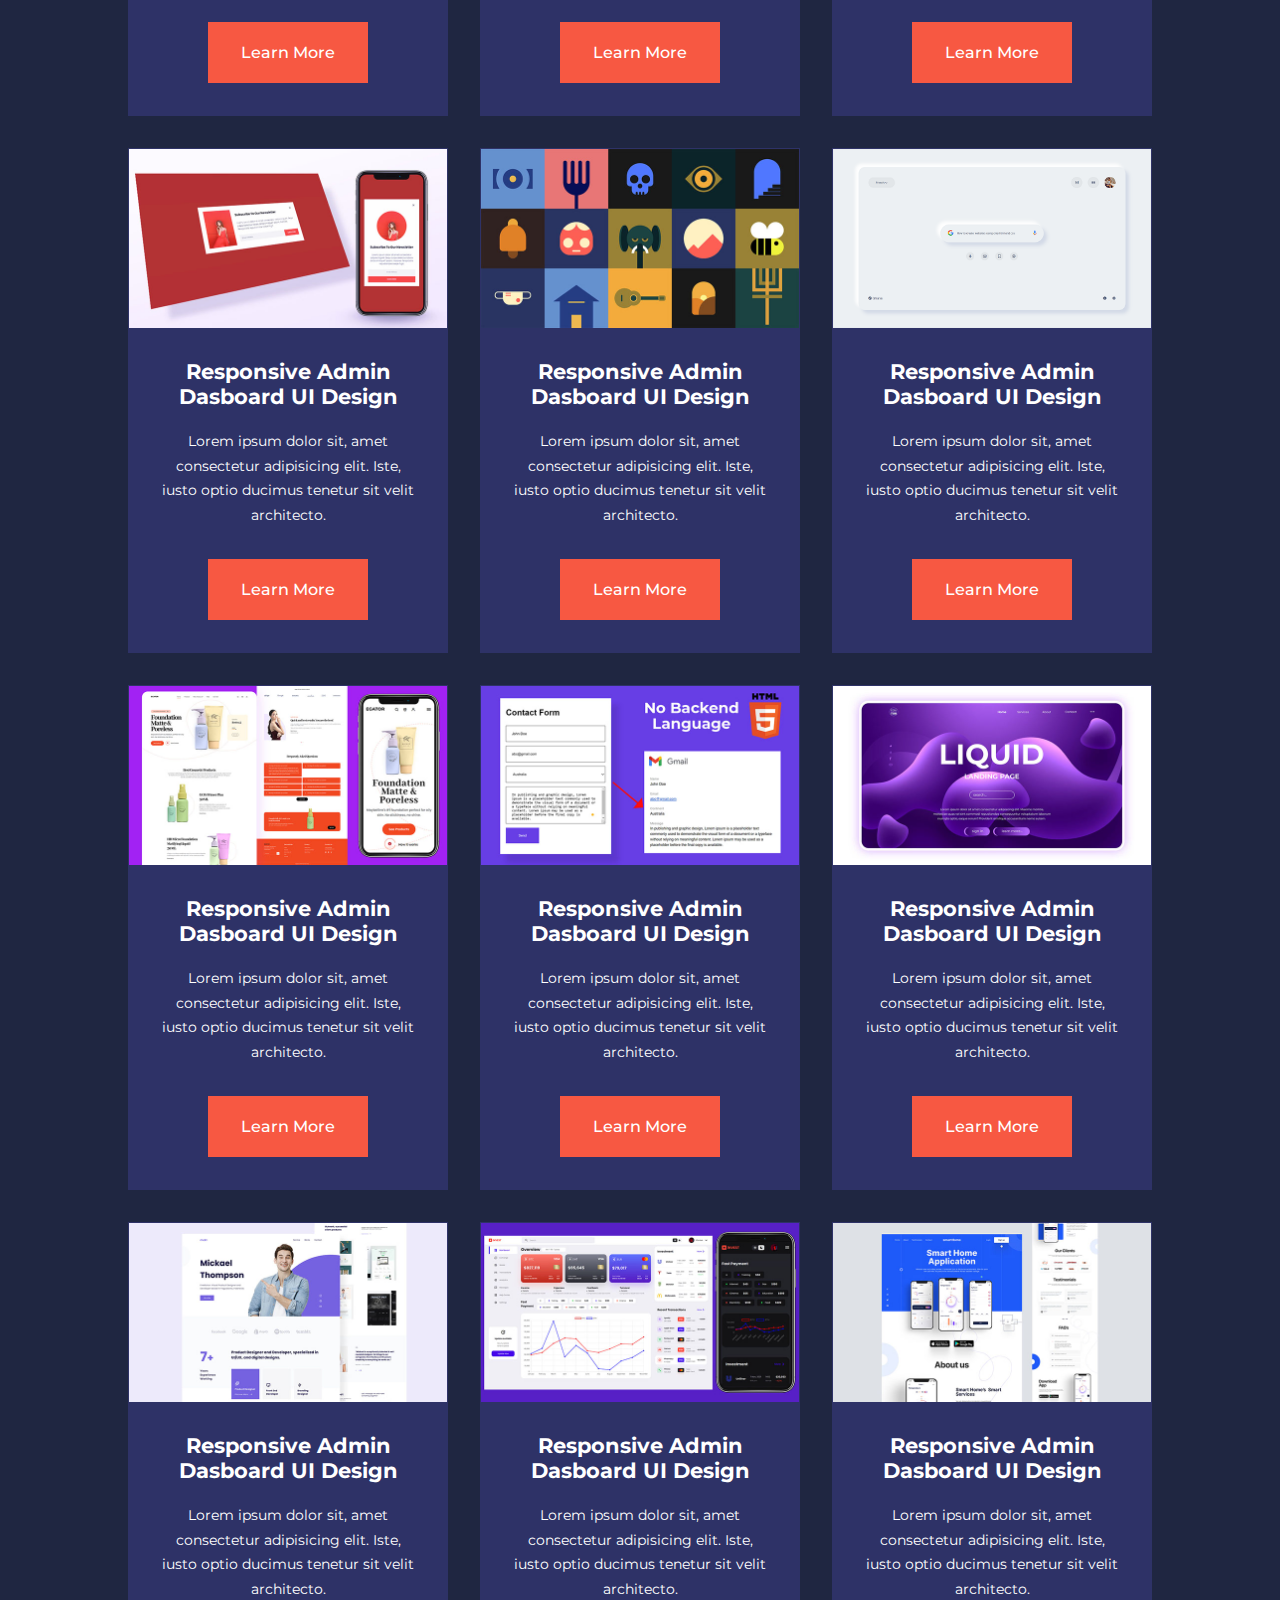
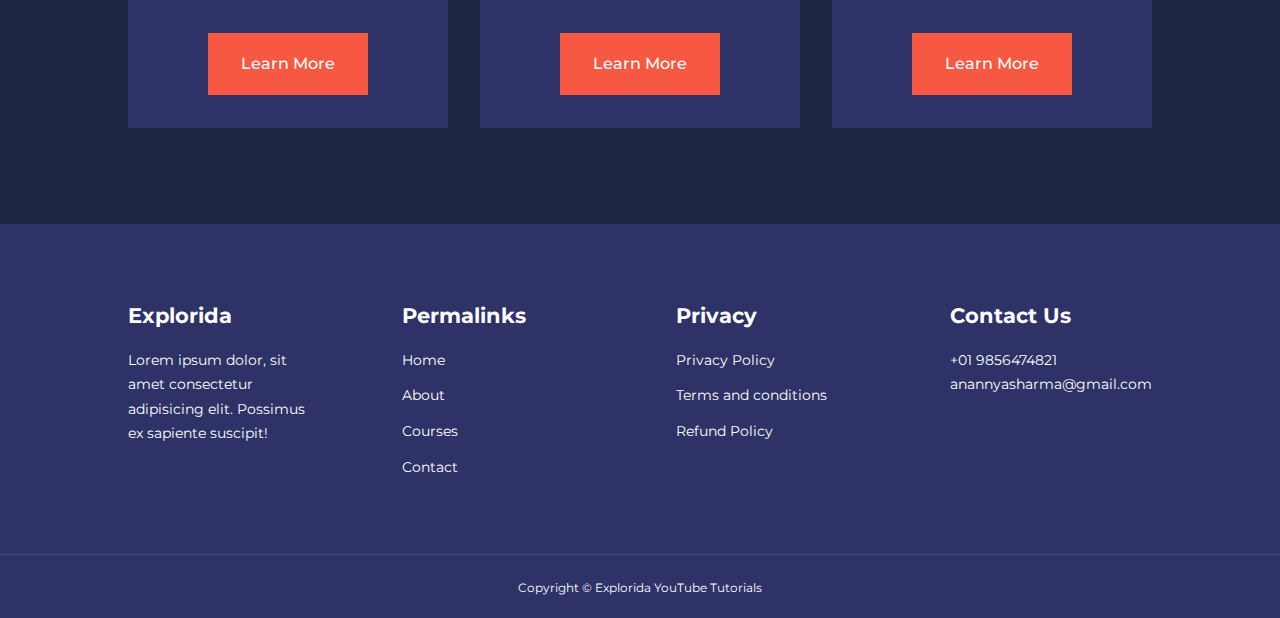
<file: courses.html>
<!DOCTYPE html>
<html lang="en">
<head>
    <meta charset="UTF-8">
    <meta name="viewport" content="width=device-width, initial-scale=1.0">
    <title>CHJS Project
    </title>
    <link rel="preconnect" href="https://fonts.googleapis.com">
    <link rel="preconnect" href="https://fonts.gstatic.com" crossorigin>
    <link href="https://fonts.googleapis.com/css2?family=Montserrat:ital,wght@0,300;0,400;0,500;0,600;0,700;0,900;1,800&display=swap" rel="stylesheet">
    <link rel="stylesheet" href="https://unicons.iconscout.com/release/v2.1.6/css/unicons.css">
    <link rel="stylesheet" href="./css/style.css">
    <style>
        .courses{
            margin-top: 1rem;
        }
    </style>
</head>
<body>
    <nav>
        <div class="container nav__container">
        <a href="./index.html"><h4>Explorida</h4></a>
        <ul class="nav__menu">
            <li><a href="index.html">HOME</a></li>
            <li><a href="about.html">ABOUT</a></li>
            <li><a href="courses.html">COURSES</a></li>
            <li><a href="contact.html">CONTACT</a></li>
        </ul>
        <button id="open-menu-btn"><i class="uil uil-bars"></i></button>
        <button id="close-menu-btn"><i class="uil uil-times-square"></i></button>
    </div>
    </nav>

    <section class="courses">
                <div class="container courses__container">
            <article class="course">
                <div class="course__image">
                    <img src="./images/course1.jpg">
                </div>
                <div class="course__info">
                    <h4>Responsive Social Media Website UI Design</h4>
                    <p>Lorem ipsum dolor sit, amet consectetur adipisicing elit. Iste, iusto optio ducimus tenetur sit velit architecto.</p>
                    <a href="courses.html" class="btn btn-primary">Learn More</a></div>
            </article>

            <article class="course">
                <div class="course__image">
                    <img src="./images/course2.jpg">
                </div>
               <div class="course__info"> <h4>Responsive SmartHome Website UI Design</h4>
                <p>Lorem ipsum dolor sit, amet consectetur adipisicing elit. Iste, iusto optio ducimus tenetur sit velit architecto.</p>
                <a href="courses.html" class="btn btn-primary">Learn More</a></div>
            </article>

            <article class="course">
                <div class="course__image">
                    <img src="./images/course3.jpg">
                </div>
                <div class="course__info"><h4>Responsive Admin Dasboard UI Design</h4>
                    <p>Lorem ipsum dolor sit, amet consectetur adipisicing elit. Iste, iusto optio ducimus tenetur sit velit architecto.</p>
                    <a href="courses.html" class="btn btn-primary">Learn More</a></div>
            </article>

            <article class="course">
                <div class="course__image">
                    <img src="./images/course4.jpg">
                </div>
                <div class="course__info"><h4>Responsive Admin Dasboard UI Design</h4>
                    <p>Lorem ipsum dolor sit, amet consectetur adipisicing elit. Iste, iusto optio ducimus tenetur sit velit architecto.</p>
                    <a href="courses.html" class="btn btn-primary">Learn More</a></div>
            </article>

            <article class="course">
                <div class="course__image">
                    <img src="./images/course5.jpg">
                </div>
                <div class="course__info"><h4>Responsive Admin Dasboard UI Design</h4>
                    <p>Lorem ipsum dolor sit, amet consectetur adipisicing elit. Iste, iusto optio ducimus tenetur sit velit architecto.</p>
                    <a href="courses.html" class="btn btn-primary">Learn More</a></div>
            </article>

            <article class="course">
                <div class="course__image">
                    <img src="./images/course6.jpg">
                </div>
                <div class="course__info"><h4>Responsive Admin Dasboard UI Design</h4>
                    <p>Lorem ipsum dolor sit, amet consectetur adipisicing elit. Iste, iusto optio ducimus tenetur sit velit architecto.</p>
                    <a href="courses.html" class="btn btn-primary">Learn More</a></div>
            </article>

            <article class="course">
                <div class="course__image">
                    <img src="./images/course7.jpg">
                </div>
                <div class="course__info"><h4>Responsive Admin Dasboard UI Design</h4>
                    <p>Lorem ipsum dolor sit, amet consectetur adipisicing elit. Iste, iusto optio ducimus tenetur sit velit architecto.</p>
                    <a href="courses.html" class="btn btn-primary">Learn More</a></div>
            </article>

            <article class="course">
                <div class="course__image">
                    <img src="./images/course8.jpg">
                </div>
                <div class="course__info"><h4>Responsive Admin Dasboard UI Design</h4>
                    <p>Lorem ipsum dolor sit, amet consectetur adipisicing elit. Iste, iusto optio ducimus tenetur sit velit architecto.</p>
                    <a href="courses.html" class="btn btn-primary">Learn More</a></div>
            </article>

            <article class="course">
                <div class="course__image">
                    <img src="./images/course9.jpg">
                </div>
                <div class="course__info"><h4>Responsive Admin Dasboard UI Design</h4>
                    <p>Lorem ipsum dolor sit, amet consectetur adipisicing elit. Iste, iusto optio ducimus tenetur sit velit architecto.</p>
                    <a href="courses.html" class="btn btn-primary">Learn More</a></div>
            </article>

            <article class="course">
                <div class="course__image">
                    <img src="./images/course10.jpg">
                </div>
                <div class="course__info"><h4>Responsive Admin Dasboard UI Design</h4>
                    <p>Lorem ipsum dolor sit, amet consectetur adipisicing elit. Iste, iusto optio ducimus tenetur sit velit architecto.</p>
                    <a href="courses.html" class="btn btn-primary">Learn More</a></div>
            </article>

            <article class="course">
                <div class="course__image">
                    <img src="./images/course11.jpg">
                </div>
                <div class="course__info"><h4>Responsive Admin Dasboard UI Design</h4>
                    <p>Lorem ipsum dolor sit, amet consectetur adipisicing elit. Iste, iusto optio ducimus tenetur sit velit architecto.</p>
                    <a href="courses.html" class="btn btn-primary">Learn More</a></div>
            </article>

            <article class="course">
                <div class="course__image">
                    <img src="./images/course12.jpg">
                </div>
                <div class="course__info"><h4>Responsive Admin Dasboard UI Design</h4>
                    <p>Lorem ipsum dolor sit, amet consectetur adipisicing elit. Iste, iusto optio ducimus tenetur sit velit architecto.</p>
                    <a href="courses.html" class="btn btn-primary">Learn More</a></div>
            </article>

            <article class="course">
                <div class="course__image">
                    <img src="./images/course13.jpg">
                </div>
                <div class="course__info"><h4>Responsive Admin Dasboard UI Design</h4>
                    <p>Lorem ipsum dolor sit, amet consectetur adipisicing elit. Iste, iusto optio ducimus tenetur sit velit architecto.</p>
                    <a href="courses.html" class="btn btn-primary">Learn More</a></div>
            </article>

            <article class="course">
                <div class="course__image">
                    <img src="./images/course14.jpg">
                </div>
                <div class="course__info"><h4>Responsive Admin Dasboard UI Design</h4>
                    <p>Lorem ipsum dolor sit, amet consectetur adipisicing elit. Iste, iusto optio ducimus tenetur sit velit architecto.</p>
                    <a href="courses.html" class="btn btn-primary">Learn More</a></div>
            </article>

            <article class="course">
                <div class="course__image">
                    <img src="./images/course15.jpg">
                </div>
                <div class="course__info"><h4>Responsive Admin Dasboard UI Design</h4>
                    <p>Lorem ipsum dolor sit, amet consectetur adipisicing elit. Iste, iusto optio ducimus tenetur sit velit architecto.</p>
                    <a href="courses.html" class="btn btn-primary">Learn More</a></div>
            </article>

            <article class="course">
                <div class="course__image">
                    <img src="./images/course16.jpg">
                </div>
                <div class="course__info"><h4>Responsive Admin Dasboard UI Design</h4>
                    <p>Lorem ipsum dolor sit, amet consectetur adipisicing elit. Iste, iusto optio ducimus tenetur sit velit architecto.</p>
                    <a href="courses.html" class="btn btn-primary">Learn More</a></div>
            </article>

            <article class="course">
                <div class="course__image">
                    <img src="./images/course17.jpg">
                </div>
                <div class="course__info"><h4>Responsive Admin Dasboard UI Design</h4>
                    <p>Lorem ipsum dolor sit, amet consectetur adipisicing elit. Iste, iusto optio ducimus tenetur sit velit architecto.</p>
                    <a href="courses.html" class="btn btn-primary">Learn More</a></div>
            </article>

            <article class="course">
                <div class="course__image">
                    <img src="./images/course18.jpg">
                </div>
                <div class="course__info"><h4>Responsive Admin Dasboard UI Design</h4>
                    <p>Lorem ipsum dolor sit, amet consectetur adipisicing elit. Iste, iusto optio ducimus tenetur sit velit architecto.</p>
                    <a href="courses.html" class="btn btn-primary">Learn More</a></div>
            </article>
        </div>
    </section>


<footer>
    <div class="container footer__container">
        <div class="footer__1">
            <a href="index.html" class="footer__logo"><h4>Explorida</h4></a>
            <p>Lorem ipsum dolor, sit amet consectetur adipisicing elit. Possimus ex sapiente suscipit!</p>
        </div>

        <div class="footer__2">
            <h4>Permalinks</h4>
            <ul class="permalinks">
                <li><a href="index.html">Home</a></li>
                <li><a href="about.html">About</a></li>
                <li><a href="courses.html">Courses</a></li>
                <li><a href="contact.html">Contact</a></li>
            </ul>
        </div>

        <div class="footer__3">
            <h4>Privacy</h4>
            <ul class="permalinks">
                <li><a href="a">Privacy Policy</a></li>
                <li><a href="a">Terms and conditions</a></li>
                <li><a href="a">Refund Policy</a></li>
            </ul>
        </div>

        <div class="footer__4">
            <h4>Contact Us</h4>
            <div>
                <p>+01 9856474821</p>
                <p>anannyasharma@gmail.com</p>
            </div>

            <ul class="footer__socials">
                <li>
                    <a href="#"><i class="uil uil-facebook-f"></i></a>
                </li>
                <li>
                    <a href="#"><i class="uil uil-instagram-alt"></i></a>
                </li>
                <li>
                    <a href="#"><i class="uil uil-twitter"></i></a>
                </li>
                <li>
                    <a href="#"><i class="uil uil-linkedin-alt"></i></a>
                </li>
            </ul>
        </div>
    </div>
    <div class="footer__copyright">
        <small>Copyright &copy; Explorida YouTube Tutorials</small>
    </div>
  </footer>
</file>
<file: css/style.css>
*{
    margin: 0;
    padding: 0;
    border: 0;
    outline: 0;
    text-decoration: none;
    list-style: none;
    box-sizing: border-box;
}

:root{
    --color-primary: #6c63ff;
    --color-success: #00bf8e;
    --color-warning: #f7c94b;
    --color-danger: #f75842;
    --color-danger-varient: rgba(247, 88, 66, 0.4);
    --color-white: #fff;
    --color-light: rgba(255, 25,, 2455, 0.7);
    --color-black: #000;
    --color-bg: #1f2641;
    --color-bg1: #2e3267;
    --color-bg2: #424890;

    /* --color-primary: red;
    --color-success: pink;
    --color-warning: #f7c94b;
    --color-danger: #f75842;
    --color-danger-varient: rgba(247, 88, 66, 0.4);
    --color-white: black;
    --color-light: rgba(255, 25,, 2455, 0.7);
    --color-black: #000;
    --color-bg: orange;
    --color-bg1: green;
    --color-bg2: blue; */

    --container-width-lg: 80%;
    --container-width-md: 90%;
    --conatiner-width-sm: 94%;

    --transition: all 400ms ease;
}

body{
    font-family: 'Montserrat', sans-serif;
    line-height: 1.7;
    color: var(--color-white);
    background: var(--color-bg);
}

.container{
    width: var(--container-width-lg);
    margin: 0 auto;
}

section{
    padding: 6rem 0;  
}

section h2{
    text-align: center;
    margin-bottom: 4rem;
}

h1, h2, h3, h4, h5{
    line-height: 1.2;
}

h1 {
    font-size: 2.4rem;
}

h2{
    font-size: 2rem;
}

h3{
    font-size: 1.6rem;
}

h4{
    font-size: 1.3rem;
}

a{
    color: var(--color-white);
}

img {
    width: 100%;
    display: block;
    object-fit: cover;
}

.btn{
    display: inline-block;
    background: var(--color-white);
    color: var(--color-black);
    padding: 1rem 2rem;
    border: 1px solid transparent;
    font-weight: 500;
    transition: var(--transition);
}

.btn:hover{
    background: transparent;
    color: var(--color-white);
    border-color: var(--color-white);
}

.btn-primary{
    background: var(--color-danger);
    color: var(--color-white);
}

/* =============== NAVBAR =============== */

nav{
    /* background: red; */
    width: 100vw;
    height: 5rem;
    position: fixed;
    top: 0;
    z-index: 11;
}

/*change navbar styles on scroll using js*/

.window-scroll{
background: var(--color-primary);
box-shadow: 0 1rem 2rem rgba(0, 0, 0, 0.2);

}

.nav__container {
    height: 100%;
    display: flex;
    justify-content: space-between;
    align-items: center;
}

nav button{
    display: none;
}

.nav__menu{
    display: flex;
    align-items: center;
    gap: 4rem;
}

.nav__menu a{
    font-size: 0.9rem;
    transition: var(--transition);
}

.nav__menu a:hover{
    color: var(--color-bg2);
}

/* =============== HEADER =============== */

header{
    position: relative;
    top: 5rem;
    overflow: hidden;
    height: 70vh;
    margin-bottom: 5rem;
}

.header__container{
    display: grid;
    grid-template-columns: 1fr 1fr;
    align-items: center;
    gap: 5rem;
    height: 100%;
}

.header_left p{
    margin: 1rem 0 2.4rem;
}

/* =============== CATEGORIES =============== */

.categories{
    background: var(--color-bg1);
    height: 32rem;
}

.categories h1{
    line-height: 1;
    margin-bottom: 3rem;
}

.categories__container{
    display: grid;
    grid-template-columns: 40% 60%;
}

.categories__left{
    margin-right: 4rem;
}

.categories__left p{
    margin: 1rem 0 3rem;
}

.categories__right{
    display: grid;
    grid-template-columns: repeat(3, 1fr);
    gap: 1.2rem;
}

.category{
    background: var(--color-bg2);
    padding: 2rem;
    border-radius: 2rem;
    transition: var(--transition);
}

.category:hover{
    box-shadow: 0 3rem 3rem rgba(0, 0, 0, 0.3);
    z-index: 1;
}

.category:nth-child(2) .category__icon{
    background: var(--color-danger);
}

.category:nth-child(3) .category__icon{
    background: var(--color-success);
}

.category:nth-child(4) .category__icon{
    background: var(--color-warning);
}

.category:nth-child(5) .category__icon{
    background: var(--color-success);
}

.category__icon{
    background: var(--color-primary);
    padding: 0.7rem;
    border-radius: 0.9rem;
}

.category h5{
    margin: 2rem 0 1rem;
}

.category p{
    font-size: 0.85rem;
}

/* =============== POPULAR COURSES =============== */

.courses{
    margin-top: 10rem;
}

.courses__container{
   display: grid;
   grid-template-columns: repeat(3, 1fr); 
   gap: 2rem;
}

.course{
    background: var(--color-bg1);
    text-align: center;
    border: 1px solid transparent;
    transition: var(--transition);
}

.course:hover{
    background: transparent;
    border-color: var(--color-primary);
}

.course__info{
    padding: 2rem;
}

.course__info p{
    margin: 1.2rem 0 2rem;
    font-size: 0.9rem;
}

/* =============== FAQs =============== */

.faqs{
    background: var(--color-bg1);
    box-shadow: inset 0 0 3rem rgba(0, 0, 0, 0.5);
}

.faqs__container{
    display: grid;
    grid-template-columns: 1fr 1fr;
    gap: 1rem;
}

.faq{
    padding: 2rem;
    display: flex;
    align-items: center;
    gap: 1.4rem;
    height: fit-content;
    background: var(--color-primary);
    cursor: pointer;
}

.faq h4{
    font-size: 1rem;
    line-height: 2.2rem;
}

.faq__icon{
    align-self: flex-start;
    font-size: 1.2rem;
}

.faq p{
    margin-top: 0.8rem;
    display: none;
}

.faq.open p{
    display: block;
}

/* =============== TESTIMONIALS =============== */

.testimonials__container{
    overflow-x: hidden;
    position: relative;
    margin-bottom: 5rem;
}

.testimonial{
    padding-top: 2rem;
}

.avatar{
    width: 6rem;
    height: 6rem;
    border-radius: 50%;
    overflow: hidden;
    margin: 0 auto 1rem;
    border: 1rem solid var(--color-bg1);
}

.testimonial__info{
    text-align: center;
}

.testimonial__body{
    background: var(--color-primary);
    padding: 2rem;
    margin-top: 3rem;
    position: relative;
}

.testimonial__body::before{
    content: "";
    display: block;
    background: linear-gradient(135deg, transparent, var(--color-primary), var(--color-primary), var(--color-primary));
    width: 3rem;
    height: 3rem;
    position: absolute;
    left: 50%;
    top: -1.5rem;
    transform: rotate(45deg);
}

/* =============== FOOTER =============== */

footer{
    background: var(--color-bg1);
    padding-top: 5rem;
    font-size: 0.9rem;
}

.footer__container{
    display: grid;
    grid-template-columns: repeat(4, 1fr);
    gap: 5rem;
}

.footer__container > div h4{
    margin-bottom: 1.2rem;
}

.footer__1 p{
    margin: 0 0 2rem;
}

footer ul li{
    margin-bottom: 0.7rem;
}

footer ul li a:hover{
    text-decoration: underline;
}

.footer__socials{
    display: flex;
    gap: 1rem;
    font-size: 1.2rem;
    margin-top: 2rem;
}

.footer__copyright{
    text-align: center;
    margin-top: 4rem;
    padding: 1.2rem 0;
    border-top: 1px solid var(--color-bg2);
}

/* ************* MEDIA QUERIES (TABLETS) ************** */

@media screen and (max-width: 1024px){
   .container{
    width: var(--container-width-md);
   }

   h1{
    font-size: 2.2rem;
   }

   h2{
    font-size: 1.7rem;
   }

   h3{
    font-size: 1.4rem;
   }

   h4{
    font-size: 1.2rem;
   }

   /* ********* NAVBAR ************** */

   nav button{
    display: inline-block;
    background: transparent;
    font-size: 1.8rem;
    color: var(--color-white);
    cursor: pointer;
   }

   nav button#close-menu-btn{
    display: none;
   }

   .nav__menu{
    position: fixed;
    top: 5rem;
    right: 5%;
    height: fit-content;
    width: 18rem;
    flex-direction: column;
    gap: 0;
    display: none;
   }

   .nav__menu li{
    width: 100%;
    height: 5.8rem;
    animation: animateNavItems 400ms linear forwards;
    transform-origin: top right;
    opacity: 0;
   }

   .nav__menu li:nth-child(2){
        animation-delay: 200ms;
   }

   .nav__menu li:nth-child(3){
    animation-delay: 400ms;
}

.nav__menu li:nth-child(4){
    animation-delay: 600ms;
}

   @keyframes animateNavItems {
    0%{
        transform: rotateZ(-90deg) rotateX(90deg) scale(0.1);
    }

    100%{
        transform: rotateZ(0) rotateX(0) scale(1);
        opacity: 1;
    }
   }

   .nav__menu li a{
    background: var(--color-primary);
    box-shadow: -4rem 6rem 10rem rgba(0, 0, 0, 0.6);
    width: 100%;
    height: 100%;
    display: grid;
    place-items: center;
   }

   .nav__menu li a:hover{
    background: var(--color-bg2);
    color: var(--color-white);
   }

   /* ******** HEADER ************ */

   header{
    height: 52vh;
    margin-bottom: 4rem;
   }

   .header__container{
    gap: 0;
    padding-bottom: 3rem;
   }

   /* ******** CATEGORIES ************ */

   .categories{
    height: auto;
   }

   .categories__container{
    grid-template-columns: 1fr;
    gap: 3rem;
   }

   .categories__left{
    margin-left: 0;
   }

   /* ******** POPULAR COURSES ************ */

   .course{
    margin-top: 0;
   }

   .courses__container{
    grid-template-columns: 1fr 1fr;
   }

   /* ******** FAQS ************ */

   .faqs__container{
    grid-template-columns: 1fr;
   }

   .faq{
    padding: 1.5rem;
   }

   /* ******** FOOTER ************ */

   .footer__container{
    grid-template-columns: 1fr 1fr;
   }
}

/* ********* MEDIA QUERIES (PHONES) ************* */

@media screen and (max-width: 600px){
    .container{
        width: var(--conatiner-width-sm);
    }

    .nav__menu{
        right: 3%;
    }

    header{
        height: 100vh;
    }

    .header__container {
        grid-template-columns: 1fr;
        text-align: center;
        margin-top: 0;
    }

    .header__left p{
        margin-bottom: 1.3rem;
    }

    .categories__right{
        grid-template-columns: 1fr 1fr;
        gap: 0.7rem;
    }

    .category{
        padding: 1rem;
        border-radius: 1rem;
    }

    .category__icon{
        margin-top: 4px;
        display: inline-block;
    }

    .courses__container{
        grid-template-columns: 1fr;
    }

    .testimonial__body{
        padding: 1.2rem;
    }

    .footer__container{
        grid-template-columns: 1fr;
        text-align: center;
        gap: 2rem;
    }

    .footer__1 p{
        margin: 1rem auto;
    }

    .footer__socials{
        justify-content: center;
    }
}
</file>
<file: css/about.css>
.about__achievements{
    margin-top: 3rem;
}

.about__achievements-container{
    display: grid;
    grid-template-columns: 40% 60%;
    gap: 5rem;
}

.about__achievements-right > p{
    margin-top: 1.6rem 0 2.5rem;
}

.achievements__cards{
    display: grid;
    grid-template-columns: repeat(3, 1fr);
    gap: 1.5rem;
}

.achievement__card{
    background: var(--color-bg1);
    padding: 1.6rem;
    border-radius: 1rem;
    text-align: center;
    transition: var(--transition);
}

.achievement__card:hover{
    background: var(--color-bg2);
    box-shadow: 0 3rem 3rem rgba(0, 0, 0, 0.3);
}

.achievements__icon{
    background: var(--color-danger);
    padding: 0.6rem;
    border-radius: 1rem;
    display: inline-block;
    margin-bottom: 2rem;
    font-size: 2rem;
}

.achievement__card:nth-child(2) .achievements__icon{
    background: var(--color-success);
}

.achievement__card:nth-child(3) .achievements__icon{
    background: var(--color-primary);
}

.achievement__card p{
    margin-top: 1rem;
}

.team{
    background: var(--color-bg1);
    box-shadow: inset 0 0 3rem rgba(0, 0, 0, 0.5);
}

.team__container{
    display: grid;
    grid-template-columns: repeat(4, 1fr);
    gap: 2rem;
}

.team__member{
    background: var(--color-bg2);
    padding: 2rem;
    border: 1px solid transparent;
    transition: var(--transition);
    position: relative;
    overflow: hidden;
}

.team__member:hover{
    background: transparent;
    border-color: var(--color-primary);
}

.team__member-image img{
    filter: saturate(0);
}

.team__member:hover img{
    filter: saturate(1);
}

.team__member-info *{
    text-align: center;
    margin-top: 1.4rem;
}

.team__member-info p{
    color: var(--color-light);
}

.team__member-socials{
    position: absolute;
    top: 50%;
    transform: translateY(-50%);
    right: -100%;
    display: flex;
    flex-direction: column;
    background: var(--color-primary);
    border-radius: 1rem 0 0 1rem;
    box-shadow: -2rem 0 2rem rgba(0, 0, 0, 0.3);
    transition: var(--transition);
}

.team__member:hover .team__member-socials{
    right: 0;
}

.team__member-socials a{
    padding: 1rem;
}


@media screen and(max-width:1024px){
    .about__achievements{
     margin-top: 2rem;
    }

    .about__achievements-container{
        grid-template-columns: 1fr;
        gap: 4rem;
    }

    .about__achievements-left{
        width: 80%;
        margin: 0 auto;
    }

    .team__container{
        grid-template-columns: repeat(3, 1fr);
        gap: 1.5rem;
    }

    .team__member{
        padding: 1rem;
    }
}

@media screen and(max-width:600px){
    .achievements__cards{
        grid-template-columns: 1fr 1fr;
        gap: 0.7rem;
    }

    .team__container{
        grid-template-columns: 1fr 1fr;
        gap: 0.7rem;
    }

    .team__member{
        padding: 0;
    }

    .team__member p{
        margin-bottom: 1.5rem;
    }
}
</file>
<file: css/contact.css>
.contact__container{
    background: var(--color-bg1);
    padding: 4rem;
    display: grid;
    grid-template-columns: 40% 60%;
    gap: 4rem;
    height: 30rem;
    margin: 7rem auto;
    border-radius: 1rem;
}

.contact__aside{
    background: var(--color-primary);
    padding: 3rem;
    border-radius: 1rem;
    position: relative;
    bottom: 10rem;
}

.aside__image{
    width: 12rem;
    margin-bottom: 2rem;
}

.contact__aside h2{
    text-align: left;
    margin-bottom: 1rem;
}

.contact__aside p{
   font-size: 0.9rem;
   margin-bottom: 2rem; 
}

.contact__details li{
    display: flex;
    gap: 1rem;
    align-items: center;
    margin-bottom: 1rem;
}

.contact__socials{
    display: flex;
    gap: 0.8rem;
    margin-top: 3rem;
}

.contact__socials a{
    background: var(--color-bg2);
    padding: 0.5rem;
    border-radius: 50%;
    font-size: 0.9rem;
    transition: var(--transition);
}

.contact__socials a:hover{
    background: transparent;
}

.contact__form{
    display: flex;
    flex-direction: column;
    gap: 1.2rem;
    margin-right: 4rem;
}

.form__name{
    display: flex;
    gap: 1.2rem;
}

.contact__form input[type="text"]{
    width: 50%;
}

input, textarea{
    width: 100%;
    padding: 1rem;
    background: var(--color-bg);
    color: var(--color-white);
}

.contact__form .btn{
    width: max-content;
    margin-top: 1rem;
    cursor: pointer;
}

@media screen and(max-width:1024px){
    .contact{
        padding-bottom: 0;
    }

    .contact__container{
        gap: 1.5rem;
        margin-top: 3rem;
        height: auto;
        padding: 1.5rem;
    }

    .contact__aside{
        width: auto;
        padding: 1.5rem;
        bottom: 0;
    }

    .contact__form{
        align-self: center;
        margin-right: 1.5rem;
    }
}


@media screen and(max-width:600px){
    .contact__container{
        grid-template-columns: 1fr;
        gap: 3rem;
        margin-top: 0;
        padding: 0;
    }

    .contact__form{
        margin: 0 1.5rem 3rem;
    }

    .form__name{
        flex-direction: column;
    }

    .form__name input{
        width: 100%;
    }
}
</file>
